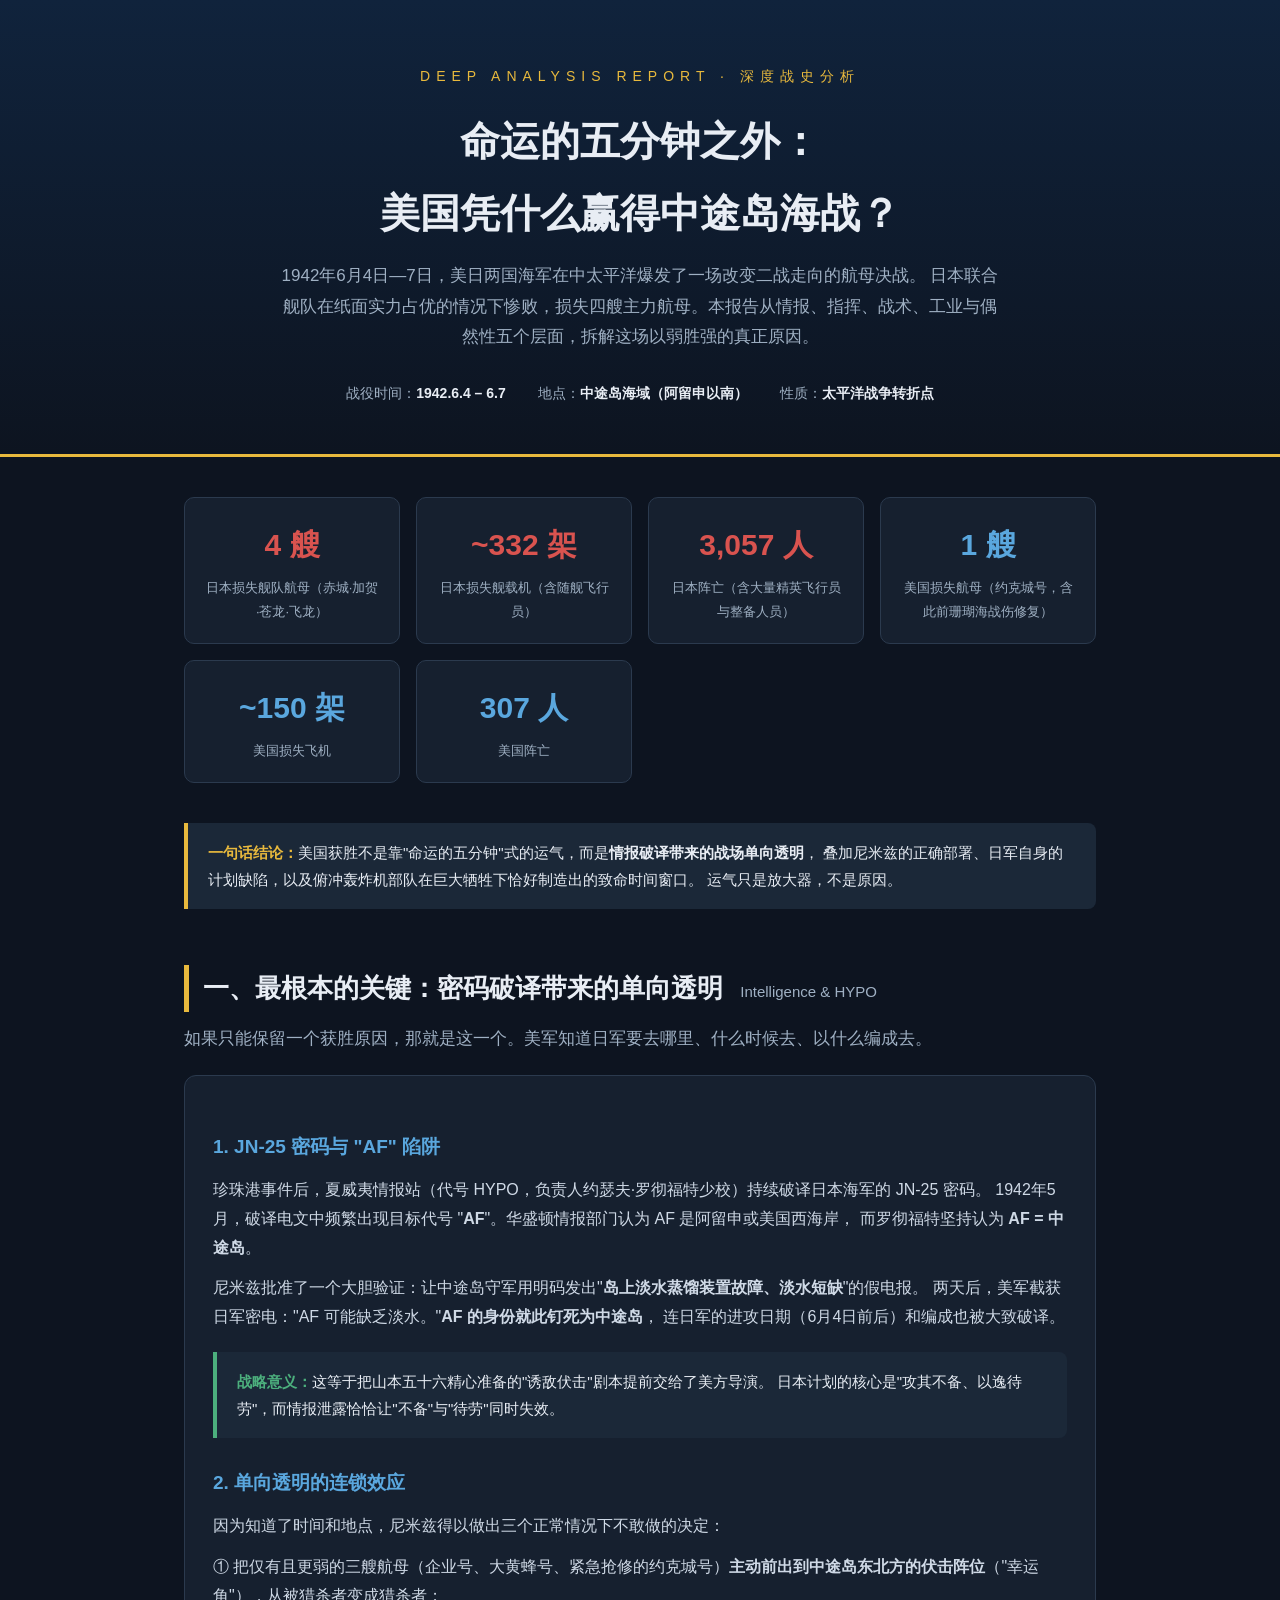
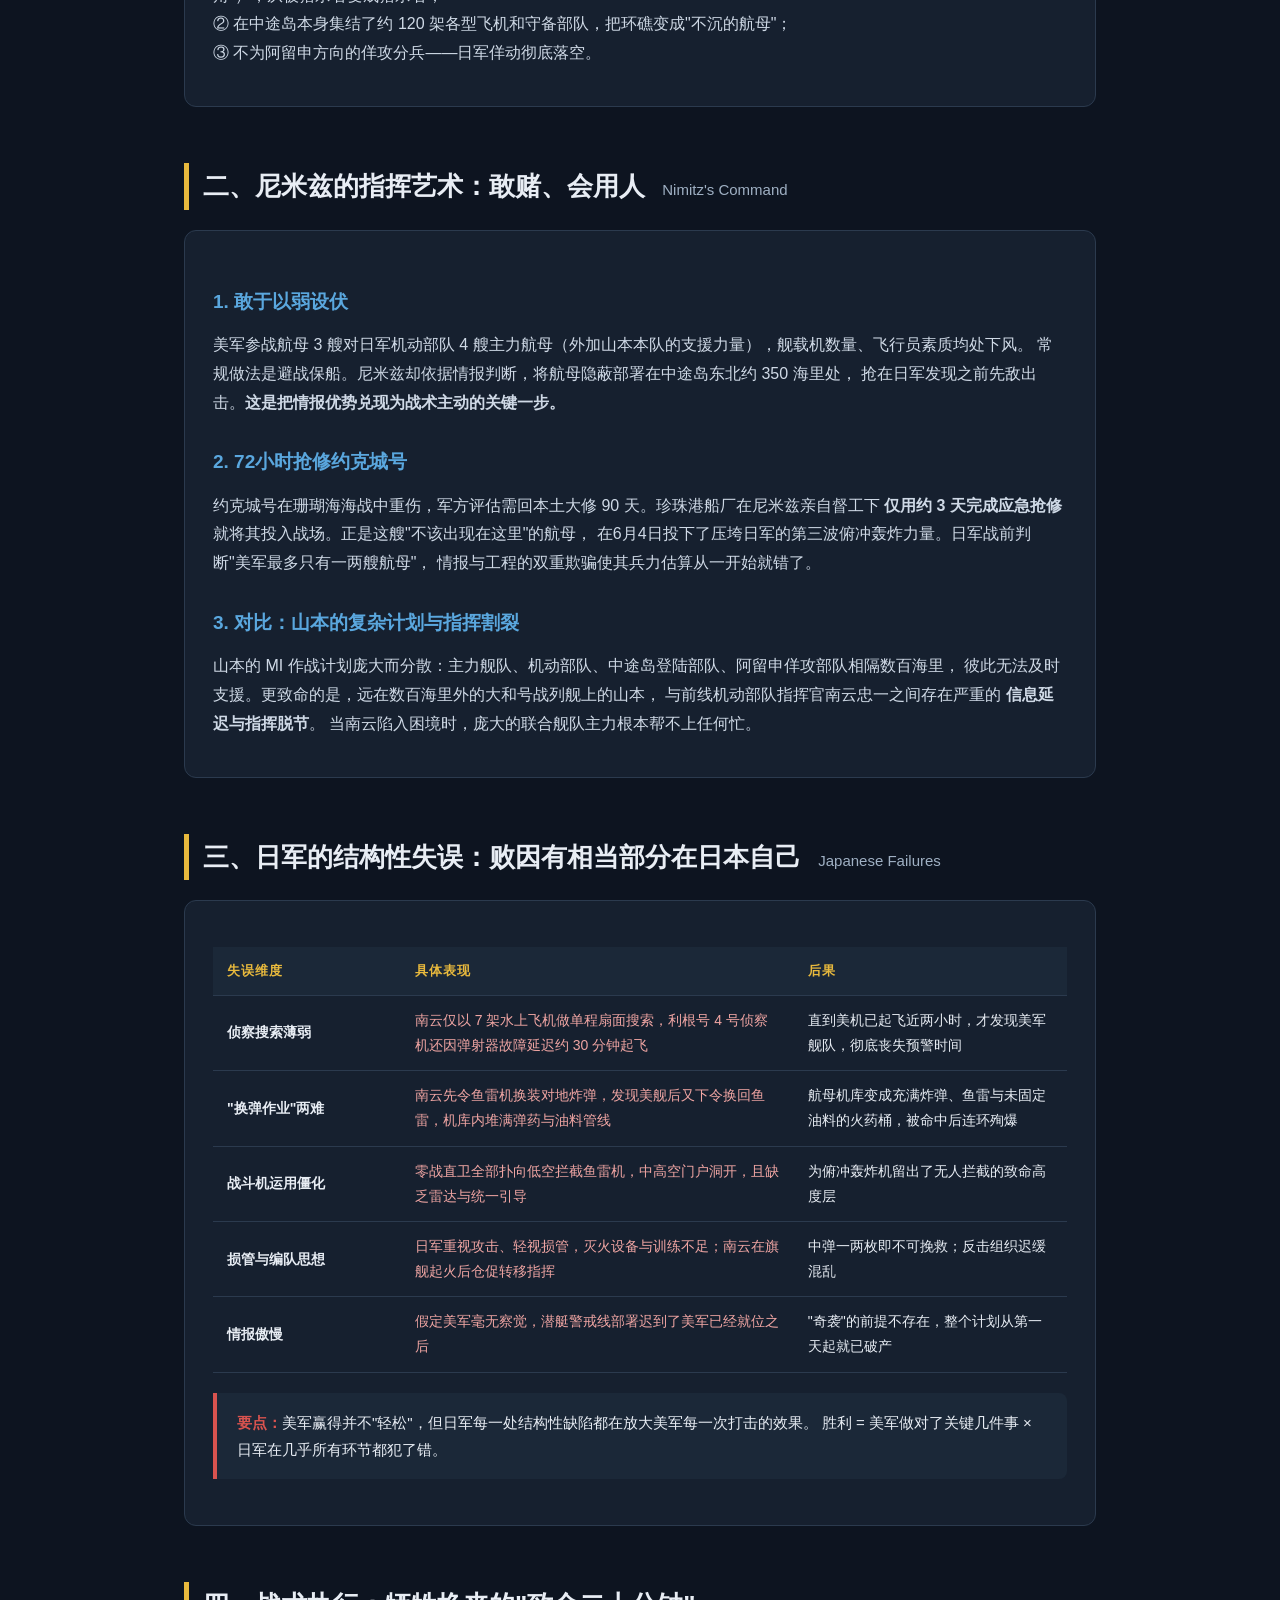
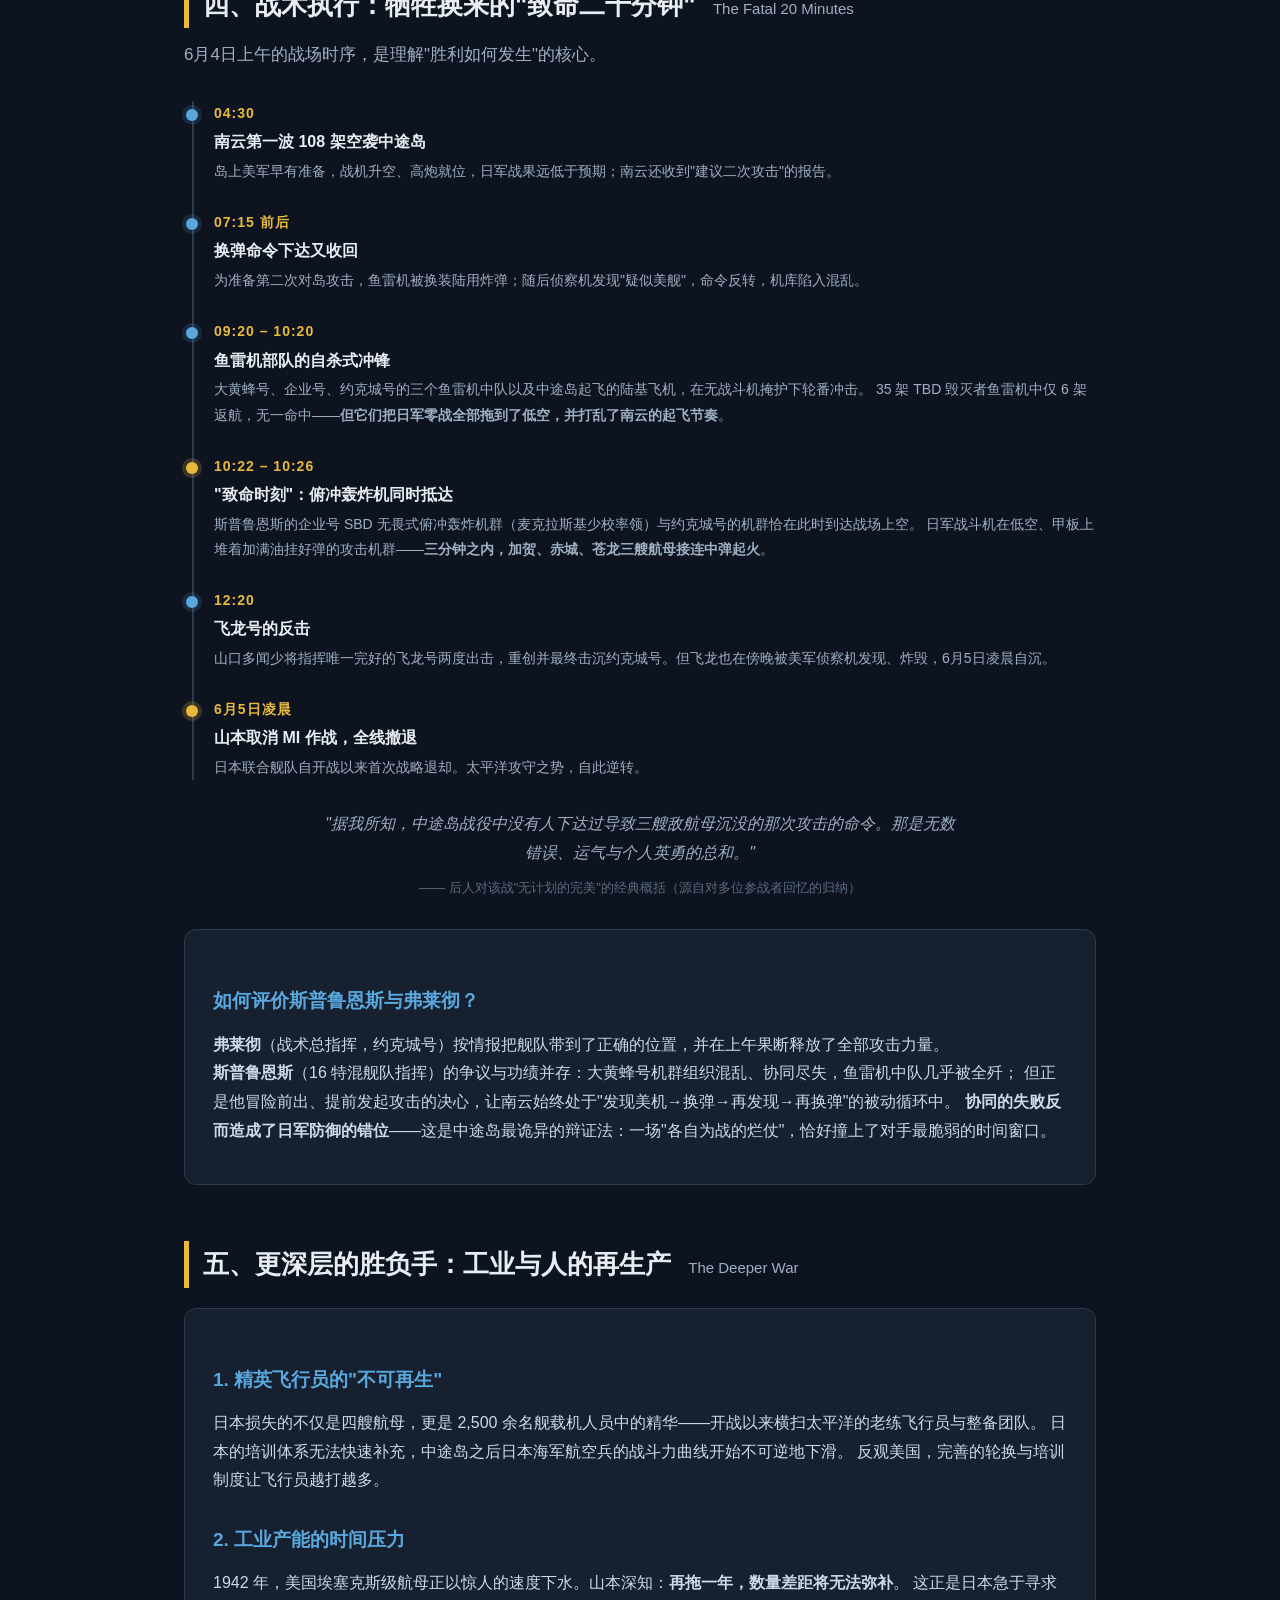
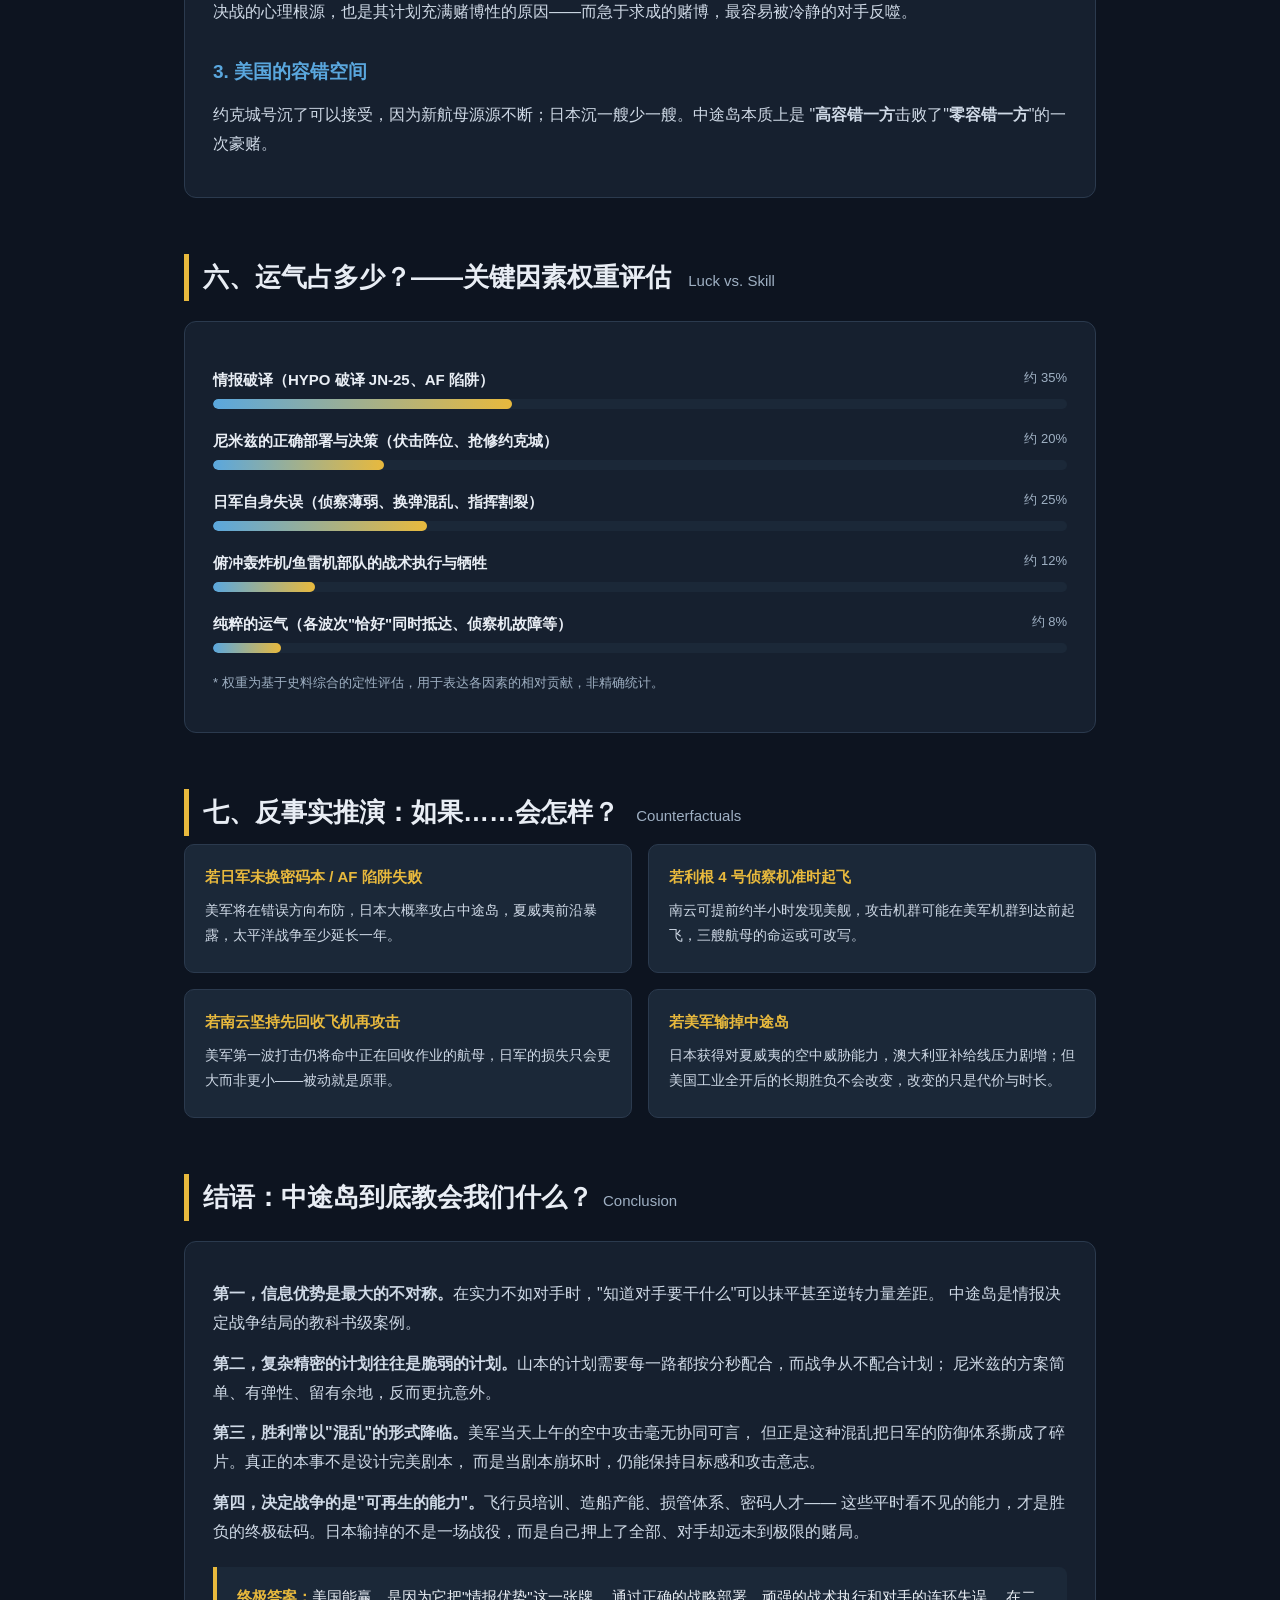
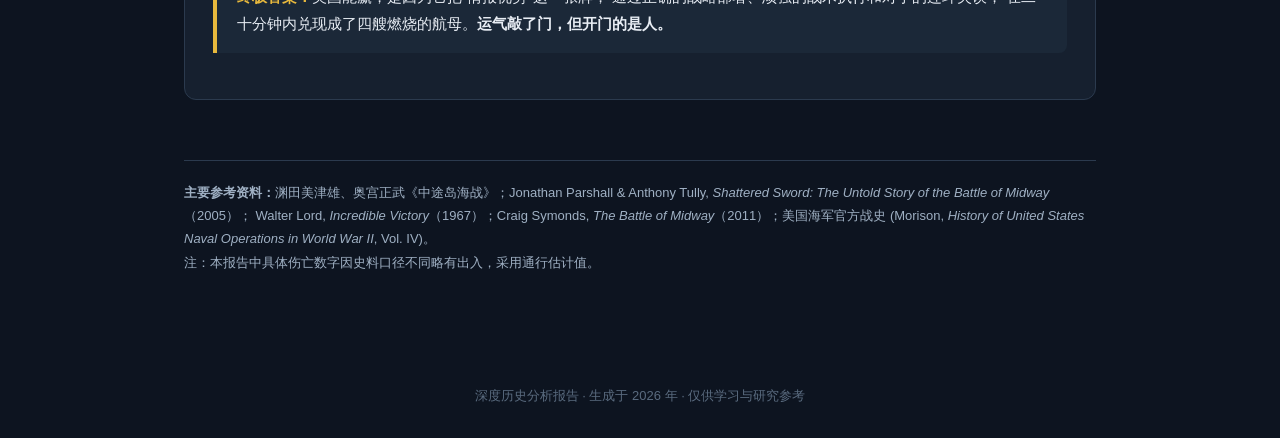
<file: docs/中途岛海战深度报告.html>
<!DOCTYPE html>
<html lang="zh-CN">
<head>
<meta charset="UTF-8">
<meta name="viewport" content="width=device-width, initial-scale=1.0">
<title>深度报告：美国为何能赢得中途岛海战</title>
<style>
  :root {
    --bg: #0d1420;
    --panel: #16202f;
    --panel2: #1b2838;
    --ink: #e8edf4;
    --muted: #9fb0c3;
    --accent: #e8b93d;
    --accent2: #5aa7de;
    --red: #d9534f;
    --green: #4caf7d;
    --line: #2b3a4e;
  }
  * { margin: 0; padding: 0; box-sizing: border-box; }
  body {
    background: var(--bg);
    color: var(--ink);
    font-family: "Microsoft YaHei", "PingFang SC", "Segoe UI", sans-serif;
    line-height: 1.8;
  }
  .wrap { max-width: 960px; margin: 0 auto; padding: 0 24px 80px; }

  /* ===== 头部 ===== */
  header {
    background: linear-gradient(180deg, #10233c 0%, #0d1420 100%);
    border-bottom: 3px solid var(--accent);
    padding: 64px 24px 48px;
    text-align: center;
  }
  header .kicker {
    color: var(--accent);
    letter-spacing: 6px;
    font-size: 14px;
    text-transform: uppercase;
    margin-bottom: 16px;
  }
  header h1 {
    font-size: 40px;
    font-weight: 800;
    margin-bottom: 12px;
  }
  header .sub {
    color: var(--muted);
    font-size: 17px;
    max-width: 720px;
    margin: 0 auto;
  }
  .meta-row {
    display: flex;
    justify-content: center;
    gap: 32px;
    margin-top: 28px;
    flex-wrap: wrap;
    color: var(--muted);
    font-size: 14px;
  }
  .meta-row span b { color: var(--ink); }

  /* ===== 核心数据卡片 ===== */
  .stats {
    display: grid;
    grid-template-columns: repeat(auto-fit, minmax(200px, 1fr));
    gap: 16px;
    margin: 40px 0;
  }
  .stat {
    background: var(--panel);
    border: 1px solid var(--line);
    border-radius: 10px;
    padding: 20px;
    text-align: center;
  }
  .stat .num { font-size: 30px; font-weight: 800; color: var(--accent); }
  .stat .label { color: var(--muted); font-size: 13px; margin-top: 4px; }
  .stat.jp .num { color: var(--red); }
  .stat.us .num { color: var(--accent2); }

  h2 {
    font-size: 26px;
    margin: 56px 0 8px;
    padding-left: 14px;
    border-left: 5px solid var(--accent);
  }
  h2 .en { color: var(--muted); font-size: 15px; font-weight: 400; margin-left: 10px; }
  h3 { font-size: 19px; margin: 28px 0 10px; color: var(--accent2); }
  p { margin: 12px 0; color: #cfd9e6; }
  .lead { font-size: 17px; color: var(--muted); margin-bottom: 20px; }

  .card {
    background: var(--panel);
    border: 1px solid var(--line);
    border-radius: 12px;
    padding: 26px 28px;
    margin: 20px 0;
  }
  .callout {
    border-left: 4px solid var(--accent);
    background: var(--panel2);
    padding: 16px 20px;
    border-radius: 0 8px 8px 0;
    margin: 20px 0;
    font-size: 15px;
  }
  .callout.red { border-color: var(--red); }
  .callout.green { border-color: var(--green); }
  .callout b.tag { color: var(--accent); }
  .callout.red b.tag { color: var(--red); }
  .callout.green b.tag { color: var(--green); }

  /* ===== 时间线 ===== */
  .timeline { position: relative; margin: 30px 0; padding-left: 30px; }
  .timeline::before {
    content: "";
    position: absolute; left: 8px; top: 0; bottom: 0;
    width: 2px; background: var(--line);
  }
  .tl-item { position: relative; margin-bottom: 26px; }
  .tl-item::before {
    content: "";
    position: absolute; left: -28px; top: 8px;
    width: 12px; height: 12px; border-radius: 50%;
    background: var(--accent2);
    box-shadow: 0 0 0 4px rgba(90,167,222,.15);
  }
  .tl-item.key::before { background: var(--accent); box-shadow: 0 0 0 4px rgba(232,185,61,.2); }
  .tl-time { color: var(--accent); font-weight: 700; font-size: 14px; letter-spacing: 1px; }
  .tl-title { font-weight: 700; font-size: 16px; margin: 2px 0; }
  .tl-desc { color: var(--muted); font-size: 14px; }

  /* ===== 对比表 ===== */
  table { width: 100%; border-collapse: collapse; margin: 20px 0; font-size: 14px; }
  th, td { padding: 12px 14px; text-align: left; border-bottom: 1px solid var(--line); }
  th { background: var(--panel2); color: var(--accent); font-size: 13px; letter-spacing: 1px; }
  tr:hover td { background: rgba(255,255,255,.02); }
  .jp-col { color: #f0a5a3; }
  .us-col { color: #a8cdec; }

  /* ===== 关键因素权重条 ===== */
  .factor { margin: 18px 0; }
  .factor .f-head { display: flex; justify-content: space-between; font-size: 15px; margin-bottom: 6px; }
  .factor .f-head b { color: var(--ink); }
  .factor .f-head span { color: var(--muted); font-size: 13px; }
  .bar { height: 10px; background: var(--panel2); border-radius: 5px; overflow: hidden; }
  .bar i { display: block; height: 100%; border-radius: 5px;
    background: linear-gradient(90deg, var(--accent2), var(--accent)); }

  .footnote { color: var(--muted); font-size: 13px; border-top: 1px solid var(--line); margin-top: 60px; padding-top: 20px; }
  footer { text-align: center; color: #5a6b7f; font-size: 13px; padding: 30px; }

  /* ===== 反事实模块 ===== */
  .counterfactual { display: grid; grid-template-columns: 1fr 1fr; gap: 16px; }
  @media (max-width: 700px) { .counterfactual { grid-template-columns: 1fr; } header h1 { font-size: 30px; } }
  .cf-box { background: var(--panel2); border-radius: 10px; padding: 18px 20px; border: 1px solid var(--line); }
  .cf-box h4 { font-size: 15px; margin-bottom: 8px; color: var(--accent); }
  .cf-box p { font-size: 14px; margin: 6px 0; }

  .quote { font-style: italic; color: var(--muted); text-align: center; margin: 30px auto; max-width: 640px; }
  .quote .who { display: block; font-style: normal; font-size: 13px; margin-top: 8px; color: #5a6b7f; }
</style>
</head>
<body>

<header>
  <div class="kicker">Deep Analysis Report · 深度战史分析</div>
  <h1>命运的五分钟之外：<br>美国凭什么赢得中途岛海战？</h1>
  <p class="sub">1942年6月4日—7日，美日两国海军在中太平洋爆发了一场改变二战走向的航母决战。
  日本联合舰队在纸面实力占优的情况下惨败，损失四艘主力航母。本报告从情报、指挥、战术、工业与偶然性五个层面，拆解这场以弱胜强的真正原因。</p>
  <div class="meta-row">
    <span>战役时间：<b>1942.6.4 – 6.7</b></span>
    <span>地点：<b>中途岛海域（阿留申以南）</b></span>
    <span>性质：<b>太平洋战争转折点</b></span>
  </div>
</header>

<div class="wrap">

  <!-- 战损对比 -->
  <div class="stats">
    <div class="stat jp"><div class="num">4 艘</div><div class="label">日本损失舰队航母（赤城·加贺·苍龙·飞龙）</div></div>
    <div class="stat jp"><div class="num">~332 架</div><div class="label">日本损失舰载机（含随舰飞行员）</div></div>
    <div class="stat jp"><div class="num">3,057 人</div><div class="label">日本阵亡（含大量精英飞行员与整备人员）</div></div>
    <div class="stat us"><div class="num">1 艘</div><div class="label">美国损失航母（约克城号，含此前珊瑚海战伤修复）</div></div>
    <div class="stat us"><div class="num">~150 架</div><div class="label">美国损失飞机</div></div>
    <div class="stat us"><div class="num">307 人</div><div class="label">美国阵亡</div></div>
  </div>

  <div class="callout">
    <b class="tag">一句话结论：</b>美国获胜不是靠"命运的五分钟"式的运气，而是<b>情报破译带来的战场单向透明</b>，
    叠加尼米兹的正确部署、日军自身的计划缺陷，以及俯冲轰炸机部队在巨大牺牲下恰好制造出的致命时间窗口。
    运气只是放大器，不是原因。
  </div>

  <!-- ================= 一、情报 ================= -->
  <h2>一、最根本的关键：密码破译带来的单向透明 <span class="en">Intelligence & HYPO</span></h2>
  <p class="lead">如果只能保留一个获胜原因，那就是这一个。美军知道日军要去哪里、什么时候去、以什么编成去。</p>

  <div class="card">
    <h3>1. JN-25 密码与 "AF" 陷阱</h3>
    <p>珍珠港事件后，夏威夷情报站（代号 HYPO，负责人约瑟夫·罗彻福特少校）持续破译日本海军的 JN-25 密码。
    1942年5月，破译电文中频繁出现目标代号 "<b>AF</b>"。华盛顿情报部门认为 AF 是阿留申或美国西海岸，
    而罗彻福特坚持认为 <b>AF = 中途岛</b>。</p>
    <p>尼米兹批准了一个大胆验证：让中途岛守军用明码发出"<b>岛上淡水蒸馏装置故障、淡水短缺</b>"的假电报。
    两天后，美军截获日军密电："AF 可能缺乏淡水。"<b>AF 的身份就此钉死为中途岛</b>，
    连日军的进攻日期（6月4日前后）和编成也被大致破译。</p>
    <div class="callout green">
      <b class="tag">战略意义：</b>这等于把山本五十六精心准备的"诱敌伏击"剧本提前交给了美方导演。
      日本计划的核心是"攻其不备、以逸待劳"，而情报泄露恰恰让"不备"与"待劳"同时失效。
    </div>

    <h3>2. 单向透明的连锁效应</h3>
    <p>因为知道了时间和地点，尼米兹得以做出三个正常情况下不敢做的决定：</p>
    <p>① 把仅有且更弱的三艘航母（企业号、大黄蜂号、紧急抢修的约克城号）<b>主动前出到中途岛东北方的伏击阵位</b>（"幸运角"），从被猎杀者变成猎杀者；<br>
    ② 在中途岛本身集结了约 120 架各型飞机和守备部队，把环礁变成"不沉的航母"；<br>
    ③ 不为阿留申方向的佯攻分兵——日军佯动彻底落空。</p>
  </div>

  <!-- ================= 二、指挥 ================= -->
  <h2>二、尼米兹的指挥艺术：敢赌、会用人 <span class="en">Nimitz's Command</span></h2>
  <div class="card">
    <h3>1. 敢于以弱设伏</h3>
    <p>美军参战航母 3 艘对日军机动部队 4 艘主力航母（外加山本本队的支援力量），舰载机数量、飞行员素质均处下风。
    常规做法是避战保船。尼米兹却依据情报判断，将航母隐蔽部署在中途岛东北约 350 海里处，
    抢在日军发现之前先敌出击。<b>这是把情报优势兑现为战术主动的关键一步。</b></p>

    <h3>2. 72小时抢修约克城号</h3>
    <p>约克城号在珊瑚海海战中重伤，军方评估需回本土大修 90 天。珍珠港船厂在尼米兹亲自督工下
    <b>仅用约 3 天完成应急抢修</b>就将其投入战场。正是这艘"不该出现在这里"的航母，
    在6月4日投下了压垮日军的第三波俯冲轰炸力量。日军战前判断"美军最多只有一两艘航母"，
    情报与工程的双重欺骗使其兵力估算从一开始就错了。</p>

    <h3>3. 对比：山本的复杂计划与指挥割裂</h3>
    <p>山本的 MI 作战计划庞大而分散：主力舰队、机动部队、中途岛登陆部队、阿留申佯攻部队相隔数百海里，
    彼此无法及时支援。更致命的是，远在数百海里外的大和号战列舰上的山本，
    与前线机动部队指挥官南云忠一之间存在严重的 <b>信息延迟与指挥脱节</b>。
    当南云陷入困境时，庞大的联合舰队主力根本帮不上任何忙。</p>
  </div>

  <!-- ================= 三、日军的结构性失误 ================= -->
  <h2>三、日军的结构性失误：败因有相当部分在日本自己 <span class="en">Japanese Failures</span></h2>
  <div class="card">
    <table>
      <tr><th style="width:22%">失误维度</th><th>具体表现</th><th style="width:32%">后果</th></tr>
      <tr>
        <td><b>侦察搜索薄弱</b></td>
        <td class="jp-col">南云仅以 7 架水上飞机做单程扇面搜索，利根号 4 号侦察机还因弹射器故障延迟约 30 分钟起飞</td>
        <td>直到美机已起飞近两小时，才发现美军舰队，彻底丧失预警时间</td>
      </tr>
      <tr>
        <td><b>"换弹作业"两难</b></td>
        <td class="jp-col">南云先令鱼雷机换装对地炸弹，发现美舰后又下令换回鱼雷，机库内堆满弹药与油料管线</td>
        <td>航母机库变成充满炸弹、鱼雷与未固定油料的火药桶，被命中后连环殉爆</td>
      </tr>
      <tr>
        <td><b>战斗机运用僵化</b></td>
        <td class="jp-col">零战直卫全部扑向低空拦截鱼雷机，中高空门户洞开，且缺乏雷达与统一引导</td>
        <td>为俯冲轰炸机留出了无人拦截的致命高度层</td>
      </tr>
      <tr>
        <td><b>损管与编队思想</b></td>
        <td class="jp-col">日军重视攻击、轻视损管，灭火设备与训练不足；南云在旗舰起火后仓促转移指挥</td>
        <td>中弹一两枚即不可挽救；反击组织迟缓混乱</td>
      </tr>
      <tr>
        <td><b>情报傲慢</b></td>
        <td class="jp-col">假定美军毫无察觉，潜艇警戒线部署迟到了美军已经就位之后</td>
        <td>"奇袭"的前提不存在，整个计划从第一天起就已破产</td>
      </tr>
    </table>
    <div class="callout red">
      <b class="tag">要点：</b>美军赢得并不"轻松"，但日军每一处结构性缺陷都在放大美军每一次打击的效果。
      胜利 = 美军做对了关键几件事 × 日军在几乎所有环节都犯了错。
    </div>
  </div>

  <!-- ================= 四、致命的20分钟 ================= -->
  <h2>四、战术执行：牺牲换来的"致命二十分钟" <span class="en">The Fatal 20 Minutes</span></h2>
  <p class="lead">6月4日上午的战场时序，是理解"胜利如何发生"的核心。</p>

  <div class="timeline">
    <div class="tl-item">
      <div class="tl-time">04:30</div>
      <div class="tl-title">南云第一波 108 架空袭中途岛</div>
      <div class="tl-desc">岛上美军早有准备，战机升空、高炮就位，日军战果远低于预期；南云还收到"建议二次攻击"的报告。</div>
    </div>
    <div class="tl-item">
      <div class="tl-time">07:15 前后</div>
      <div class="tl-title">换弹命令下达又收回</div>
      <div class="tl-desc">为准备第二次对岛攻击，鱼雷机被换装陆用炸弹；随后侦察机发现"疑似美舰"，命令反转，机库陷入混乱。</div>
    </div>
    <div class="tl-item">
      <div class="tl-time">09:20 – 10:20</div>
      <div class="tl-title">鱼雷机部队的自杀式冲锋</div>
      <div class="tl-desc">大黄蜂号、企业号、约克城号的三个鱼雷机中队以及中途岛起飞的陆基飞机，在无战斗机掩护下轮番冲击。
      35 架 TBD 毁灭者鱼雷机中仅 6 架返航，无一命中——<b>但它们把日军零战全部拖到了低空，并打乱了南云的起飞节奏</b>。</div>
    </div>
    <div class="tl-item key">
      <div class="tl-time">10:22 – 10:26</div>
      <div class="tl-title">"致命时刻"：俯冲轰炸机同时抵达</div>
      <div class="tl-desc">斯普鲁恩斯的企业号 SBD 无畏式俯冲轰炸机群（麦克拉斯基少校率领）与约克城号的机群恰在此时到达战场上空。
      日军战斗机在低空、甲板上堆着加满油挂好弹的攻击机群——<b>三分钟之内，加贺、赤城、苍龙三艘航母接连中弹起火</b>。</div>
    </div>
    <div class="tl-item">
      <div class="tl-time">12:20</div>
      <div class="tl-title">飞龙号的反击</div>
      <div class="tl-desc">山口多闻少将指挥唯一完好的飞龙号两度出击，重创并最终击沉约克城号。但飞龙也在傍晚被美军侦察机发现、炸毁，6月5日凌晨自沉。</div>
    </div>
    <div class="tl-item key">
      <div class="tl-time">6月5日凌晨</div>
      <div class="tl-title">山本取消 MI 作战，全线撤退</div>
      <div class="tl-desc">日本联合舰队自开战以来首次战略退却。太平洋攻守之势，自此逆转。</div>
    </div>
  </div>

  <div class="quote">
    "据我所知，中途岛战役中没有人下达过导致三艘敌航母沉没的那次攻击的命令。那是无数错误、运气与个人英勇的总和。"
    <span class="who">—— 后人对该战"无计划的完美"的经典概括（源自对多位参战者回忆的归纳）</span>
  </div>

  <div class="card">
    <h3>如何评价斯普鲁恩斯与弗莱彻？</h3>
    <p><b>弗莱彻</b>（战术总指挥，约克城号）按情报把舰队带到了正确的位置，并在上午果断释放了全部攻击力量。<br>
    <b>斯普鲁恩斯</b>（16 特混舰队指挥）的争议与功绩并存：大黄蜂号机群组织混乱、协同尽失，鱼雷机中队几乎被全歼；
    但正是他冒险前出、提前发起攻击的决心，让南云始终处于"发现美机→换弹→再发现→再换弹"的被动循环中。
    <b>协同的失败反而造成了日军防御的错位</b>——这是中途岛最诡异的辩证法：一场"各自为战的烂仗"，恰好撞上了对手最脆弱的时间窗口。</p>
  </div>

  <!-- ================= 五、深层因素 ================= -->
  <h2>五、更深层的胜负手：工业与人的再生产 <span class="en">The Deeper War</span></h2>
  <div class="card">
    <h3>1. 精英飞行员的"不可再生"</h3>
    <p>日本损失的不仅是四艘航母，更是 2,500 余名舰载机人员中的精华——开战以来横扫太平洋的老练飞行员与整备团队。
    日本的培训体系无法快速补充，中途岛之后日本海军航空兵的战斗力曲线开始不可逆地下滑。
    反观美国，完善的轮换与培训制度让飞行员越打越多。</p>
    <h3>2. 工业产能的时间压力</h3>
    <p>1942 年，美国埃塞克斯级航母正以惊人的速度下水。山本深知：<b>再拖一年，数量差距将无法弥补</b>。
    这正是日本急于寻求决战的心理根源，也是其计划充满赌博性的原因——而急于求成的赌博，最容易被冷静的对手反噬。</p>
    <h3>3. 美国的容错空间</h3>
    <p>约克城号沉了可以接受，因为新航母源源不断；日本沉一艘少一艘。中途岛本质上是
    "<b>高容错一方</b>击败了"<b>零容错一方</b>"的一次豪赌。</p>
  </div>

  <!-- ================= 六、运气占多少？ ================= -->
  <h2>六、运气占多少？——关键因素权重评估 <span class="en">Luck vs. Skill</span></h2>
  <div class="card">
    <div class="factor">
      <div class="f-head"><b>情报破译（HYPO 破译 JN-25、AF 陷阱）</b><span>约 35%</span></div>
      <div class="bar"><i style="width:35%"></i></div>
    </div>
    <div class="factor">
      <div class="f-head"><b>尼米兹的正确部署与决策（伏击阵位、抢修约克城）</b><span>约 20%</span></div>
      <div class="bar"><i style="width:20%"></i></div>
    </div>
    <div class="factor">
      <div class="f-head"><b>日军自身失误（侦察薄弱、换弹混乱、指挥割裂）</b><span>约 25%</span></div>
      <div class="bar"><i style="width:25%"></i></div>
    </div>
    <div class="factor">
      <div class="f-head"><b>俯冲轰炸机/鱼雷机部队的战术执行与牺牲</b><span>约 12%</span></div>
      <div class="bar"><i style="width:12%"></i></div>
    </div>
    <div class="factor">
      <div class="f-head"><b>纯粹的运气（各波次"恰好"同时抵达、侦察机故障等）</b><span>约 8%</span></div>
      <div class="bar"><i style="width:8%"></i></div>
    </div>
    <p style="font-size:13px;color:var(--muted);margin-top:14px;">
    * 权重为基于史料综合的定性评估，用于表达各因素的相对贡献，非精确统计。</p>
  </div>

  <!-- ================= 七、反事实推演 ================= -->
  <h2>七、反事实推演：如果……会怎样？ <span class="en">Counterfactuals</span></h2>
  <div class="counterfactual">
    <div class="cf-box">
      <h4>若日军未换密码本 / AF 陷阱失败</h4>
      <p>美军将在错误方向布防，日本大概率攻占中途岛，夏威夷前沿暴露，太平洋战争至少延长一年。</p>
    </div>
    <div class="cf-box">
      <h4>若利根 4 号侦察机准时起飞</h4>
      <p>南云可提前约半小时发现美舰，攻击机群可能在美军机群到达前起飞，三艘航母的命运或可改写。</p>
    </div>
    <div class="cf-box">
      <h4>若南云坚持先回收飞机再攻击</h4>
      <p>美军第一波打击仍将命中正在回收作业的航母，日军的损失只会更大而非更小——被动就是原罪。</p>
    </div>
    <div class="cf-box">
      <h4>若美军输掉中途岛</h4>
      <p>日本获得对夏威夷的空中威胁能力，澳大利亚补给线压力剧增；但美国工业全开后的长期胜负不会改变，改变的只是代价与时长。</p>
    </div>
  </div>

  <!-- ================= 结语 ================= -->
  <h2>结语：中途岛到底教会我们什么？<span class="en">Conclusion</span></h2>
  <div class="card">
    <p><b>第一，信息优势是最大的不对称。</b>在实力不如对手时，"知道对手要干什么"可以抹平甚至逆转力量差距。
    中途岛是情报决定战争结局的教科书级案例。</p>
    <p><b>第二，复杂精密的计划往往是脆弱的计划。</b>山本的计划需要每一路都按分秒配合，而战争从不配合计划；
    尼米兹的方案简单、有弹性、留有余地，反而更抗意外。</p>
    <p><b>第三，胜利常以"混乱"的形式降临。</b>美军当天上午的空中攻击毫无协同可言，
    但正是这种混乱把日军的防御体系撕成了碎片。真正的本事不是设计完美剧本，
    而是当剧本崩坏时，仍能保持目标感和攻击意志。</p>
    <p><b>第四，决定战争的是"可再生的能力"。</b>飞行员培训、造船产能、损管体系、密码人才——
    这些平时看不见的能力，才是胜负的终极砝码。日本输掉的不是一场战役，而是自己押上了全部、对手却远未到极限的赌局。</p>
    <div class="callout">
      <b class="tag">终极答案：</b>美国能赢，是因为它把"情报优势"这一张牌，
      通过正确的战略部署、顽强的战术执行和对手的连环失误，
      在二十分钟内兑现成了四艘燃烧的航母。<b>运气敲了门，但开门的是人。</b>
    </div>
  </div>

  <div class="footnote">
    <b>主要参考资料：</b>渊田美津雄、奥宫正武《中途岛海战》；Jonathan Parshall &amp; Anthony Tully, <i>Shattered Sword: The Untold Story of the Battle of Midway</i>（2005）；
    Walter Lord, <i>Incredible Victory</i>（1967）；Craig Symonds, <i>The Battle of Midway</i>（2011）；美国海军官方战史 (Morison, <i>History of United States Naval Operations in World War II</i>, Vol. IV)。
    <br>注：本报告中具体伤亡数字因史料口径不同略有出入，采用通行估计值。
  </div>
</div>

<footer>深度历史分析报告 · 生成于 2026 年 · 仅供学习与研究参考</footer>
</body>
</html>
</file>
